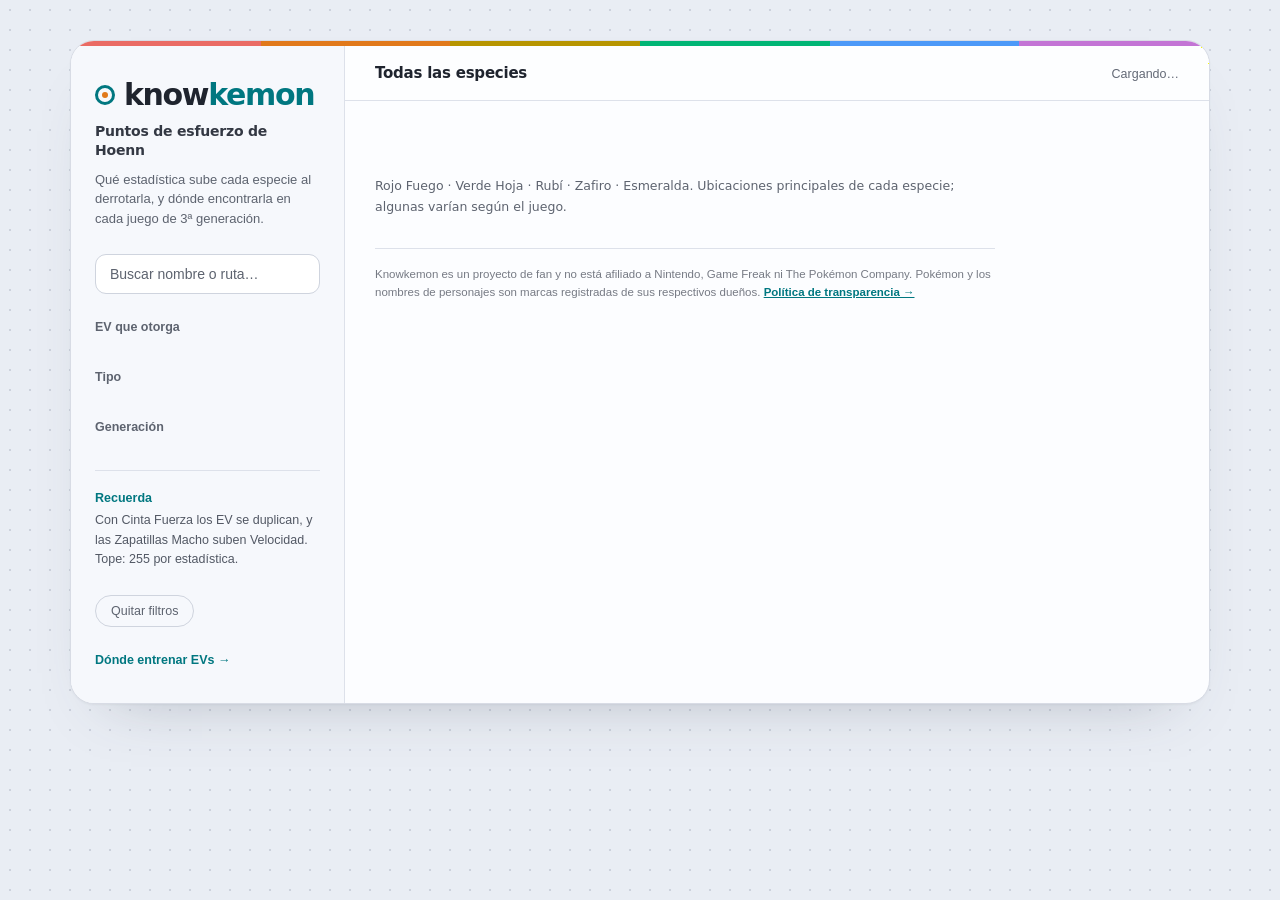
<file: index.html>
<!DOCTYPE html>
<html lang="es">
<head>
<meta charset="utf-8">
<meta http-equiv="refresh" content="0; url=calculadora-entrenamiento-evs.html">
<link rel="canonical" href="calculadora-entrenamiento-evs.html">
<title>Knowkemon</title>
</head>
<body>
<p>Redirigiendo a <a href="calculadora-entrenamiento-evs.html">la calculadora de entrenamiento de EVs</a>…</p>
</body>
</html>
</file>
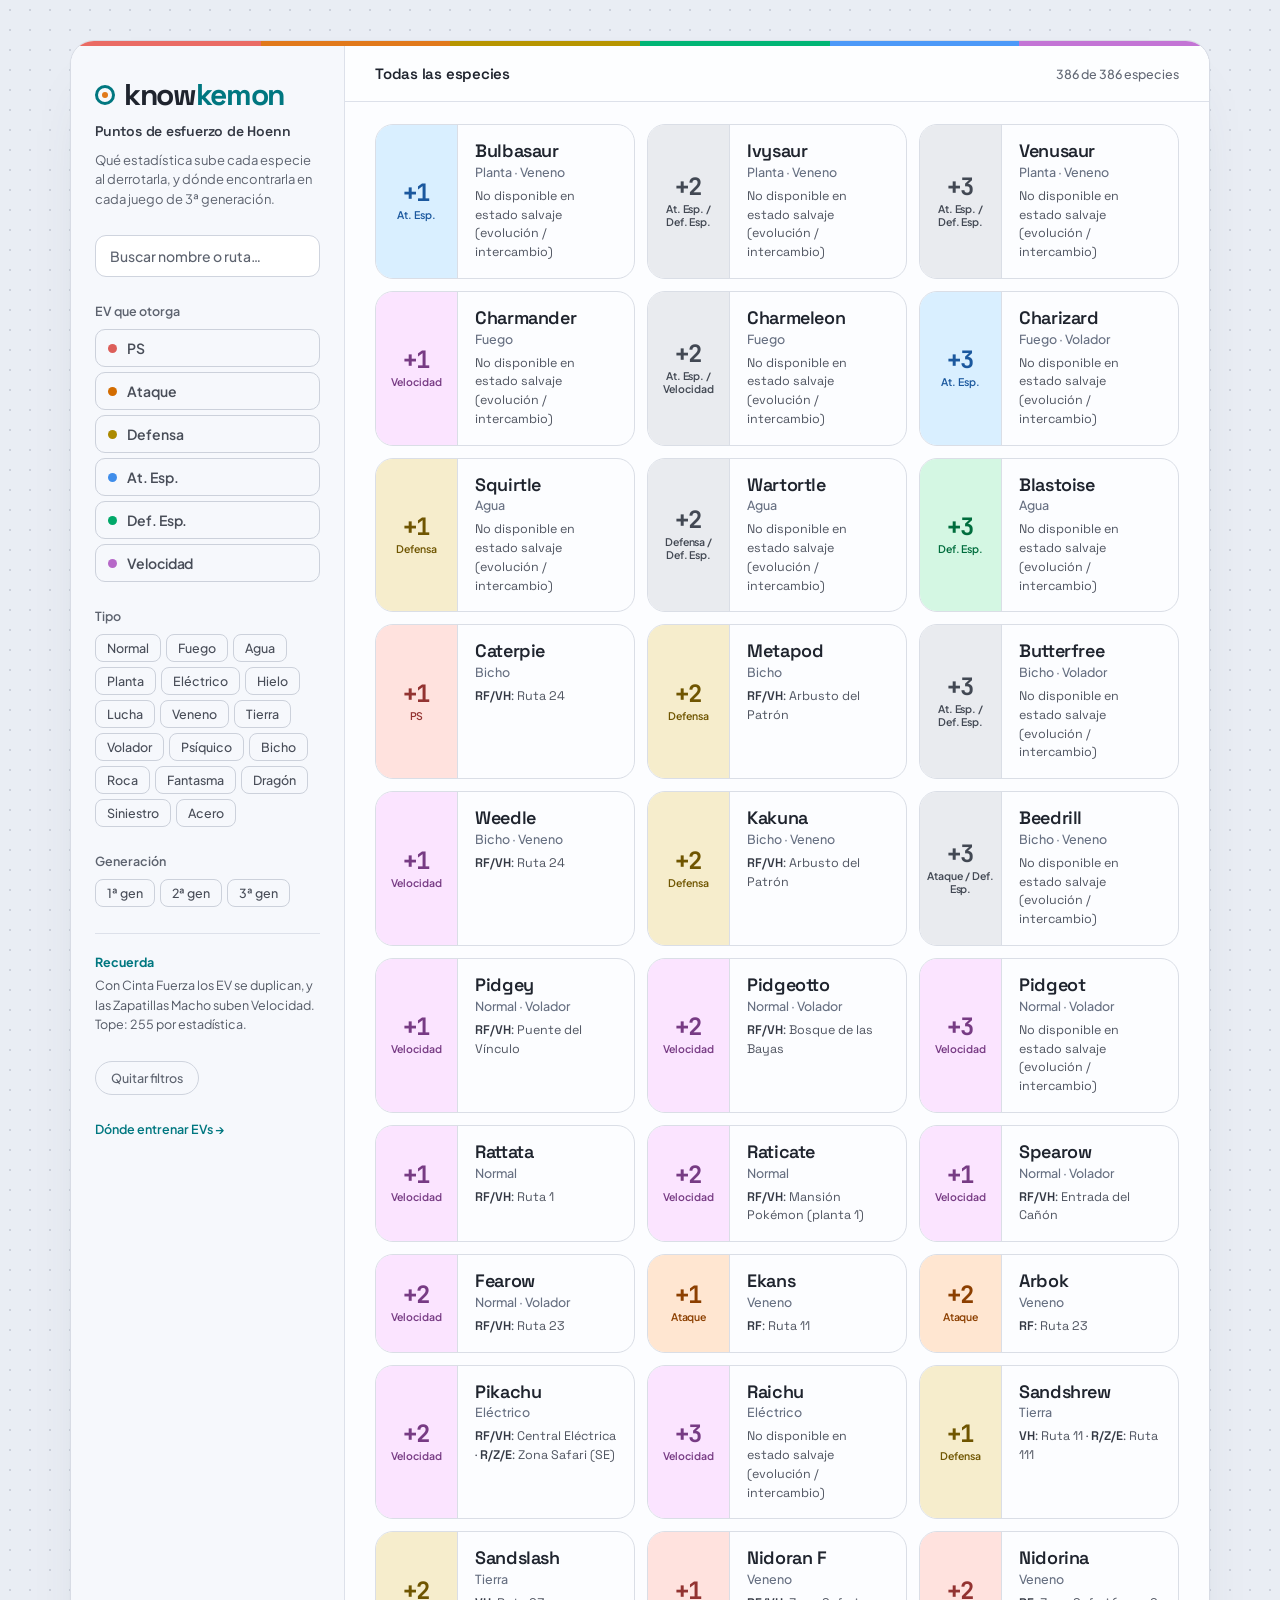
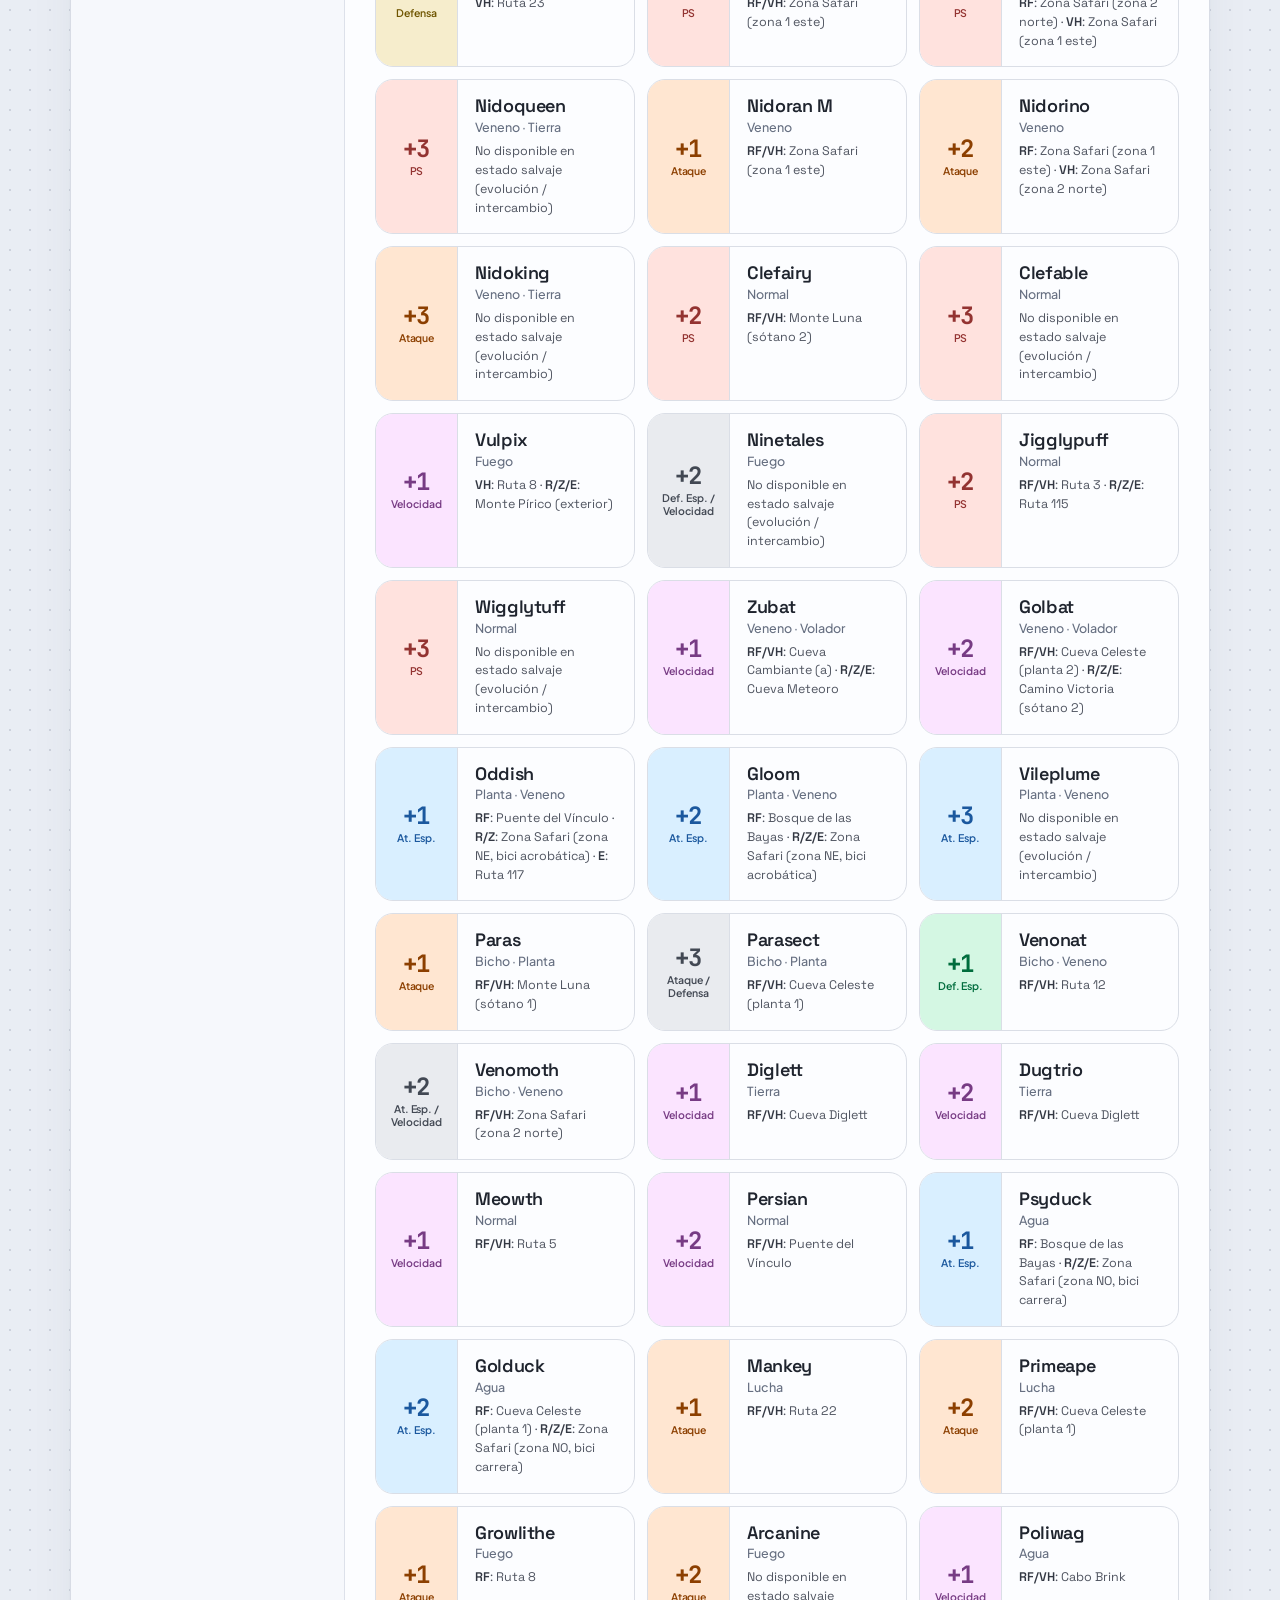
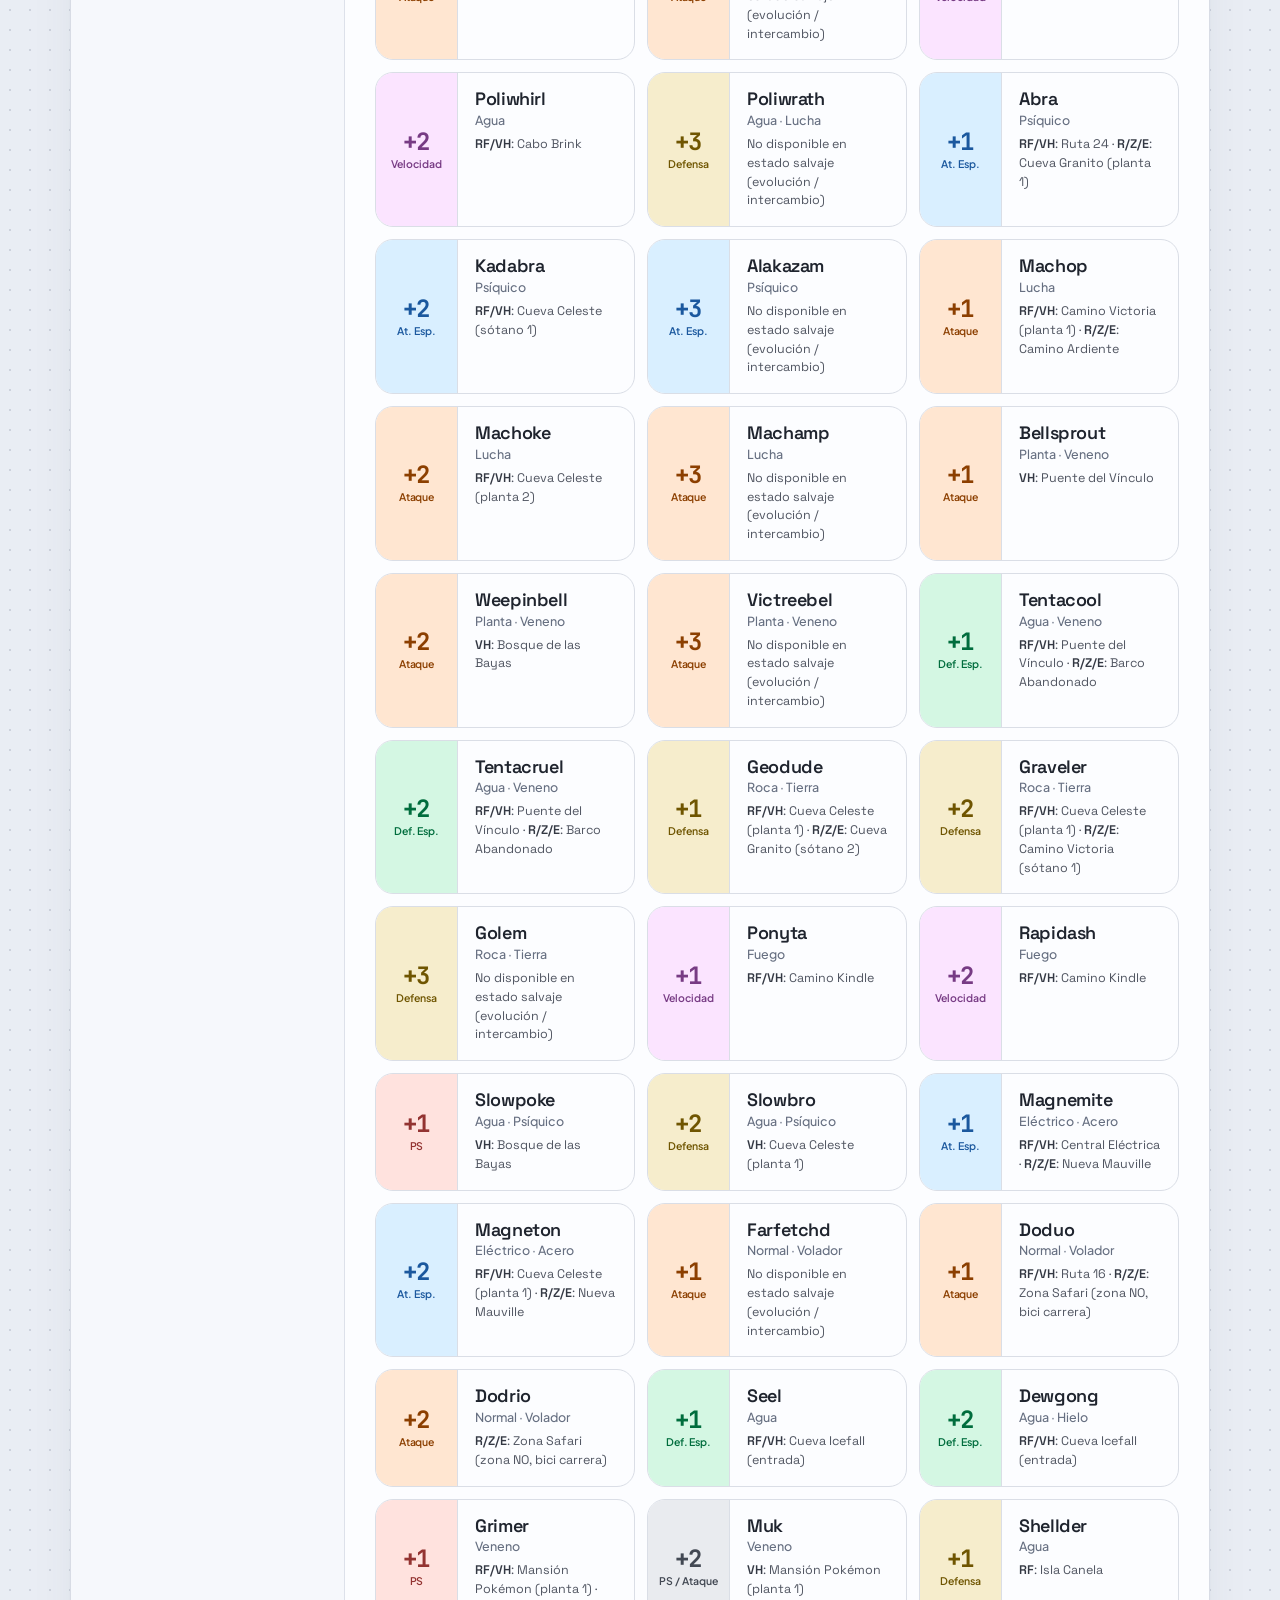
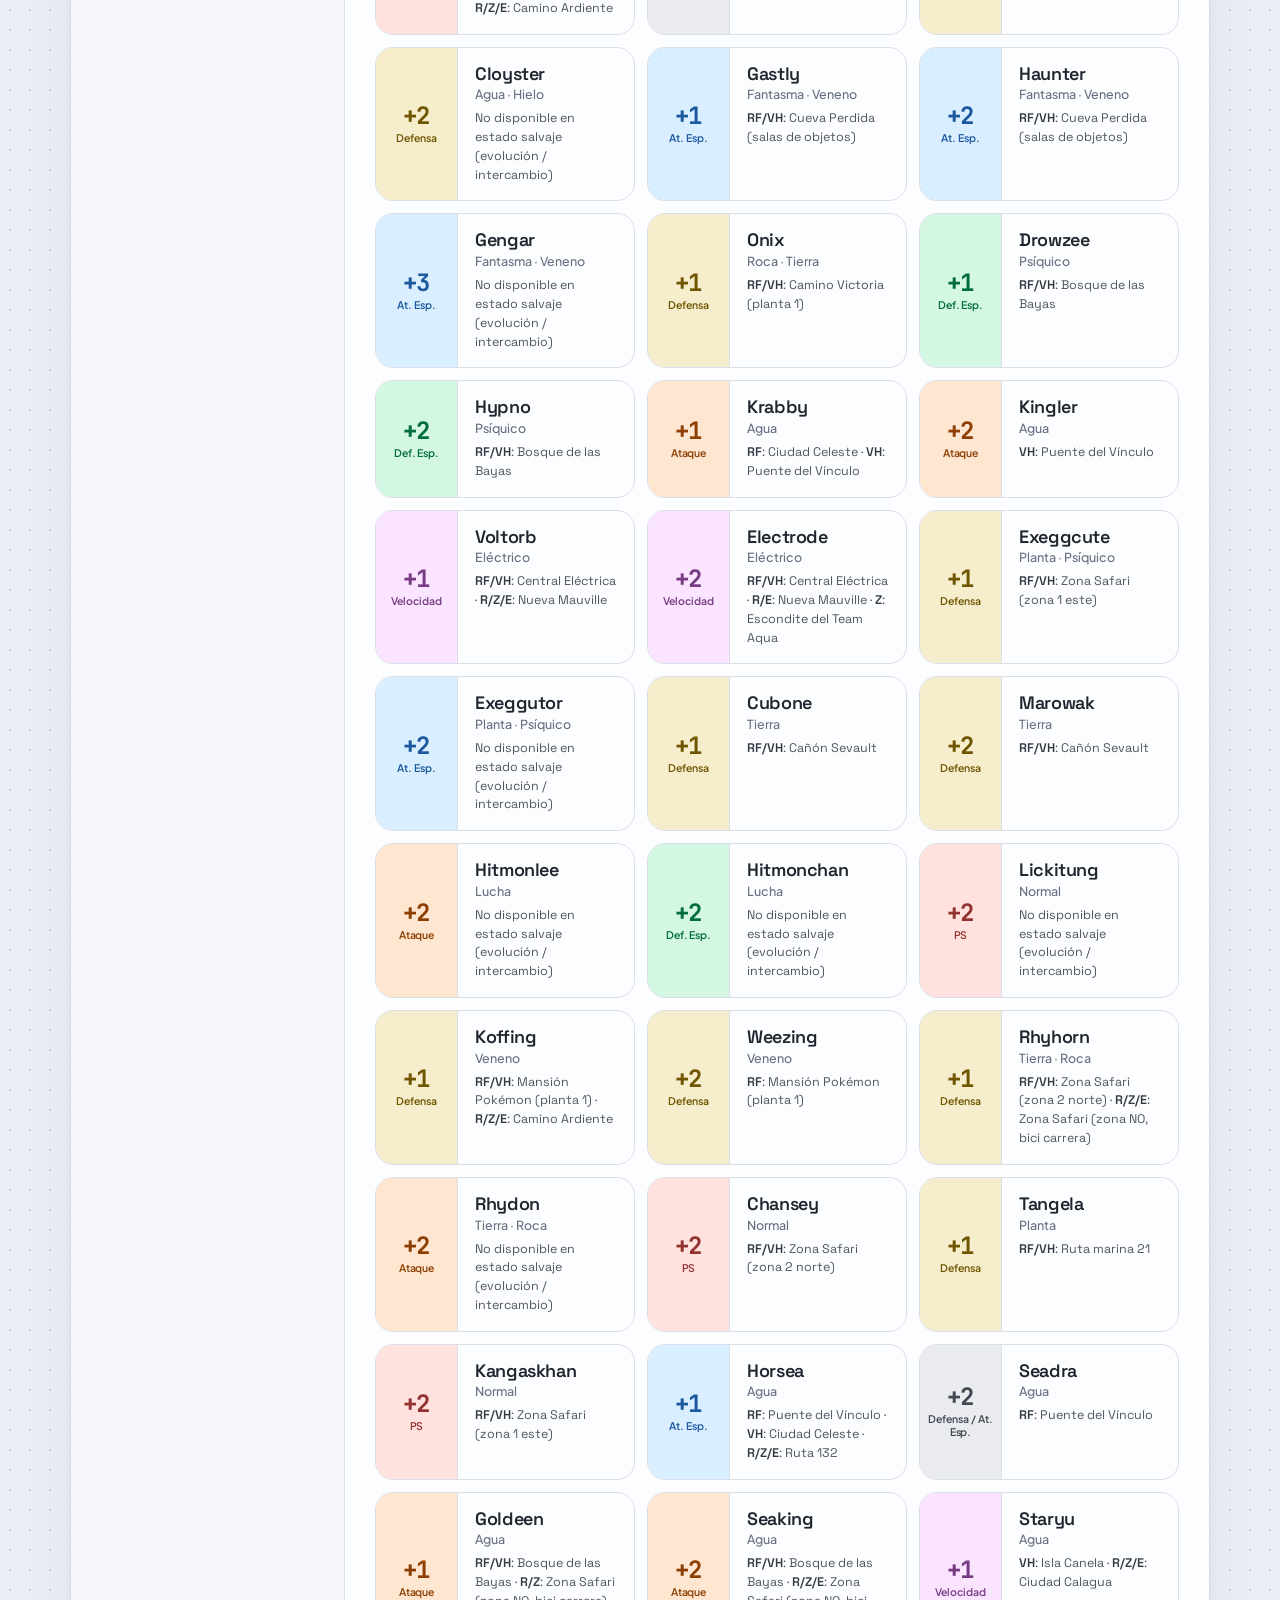
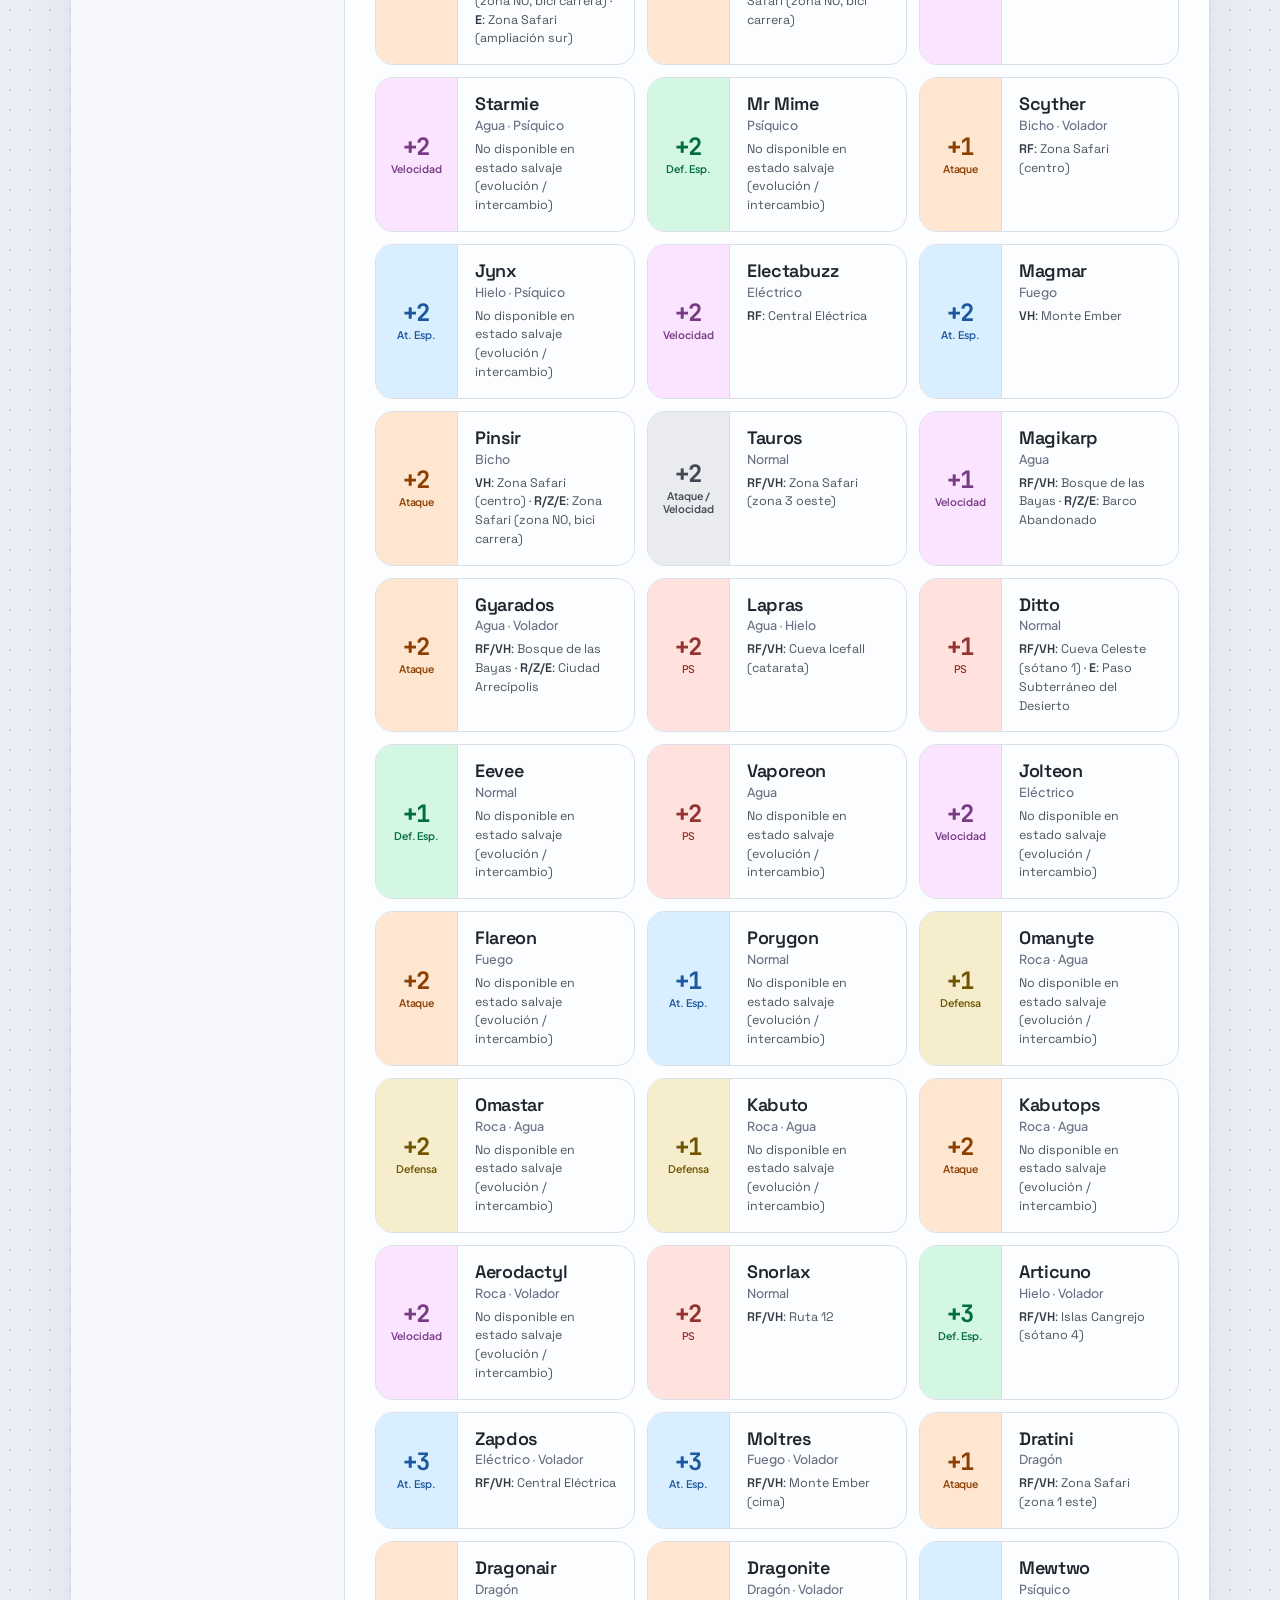
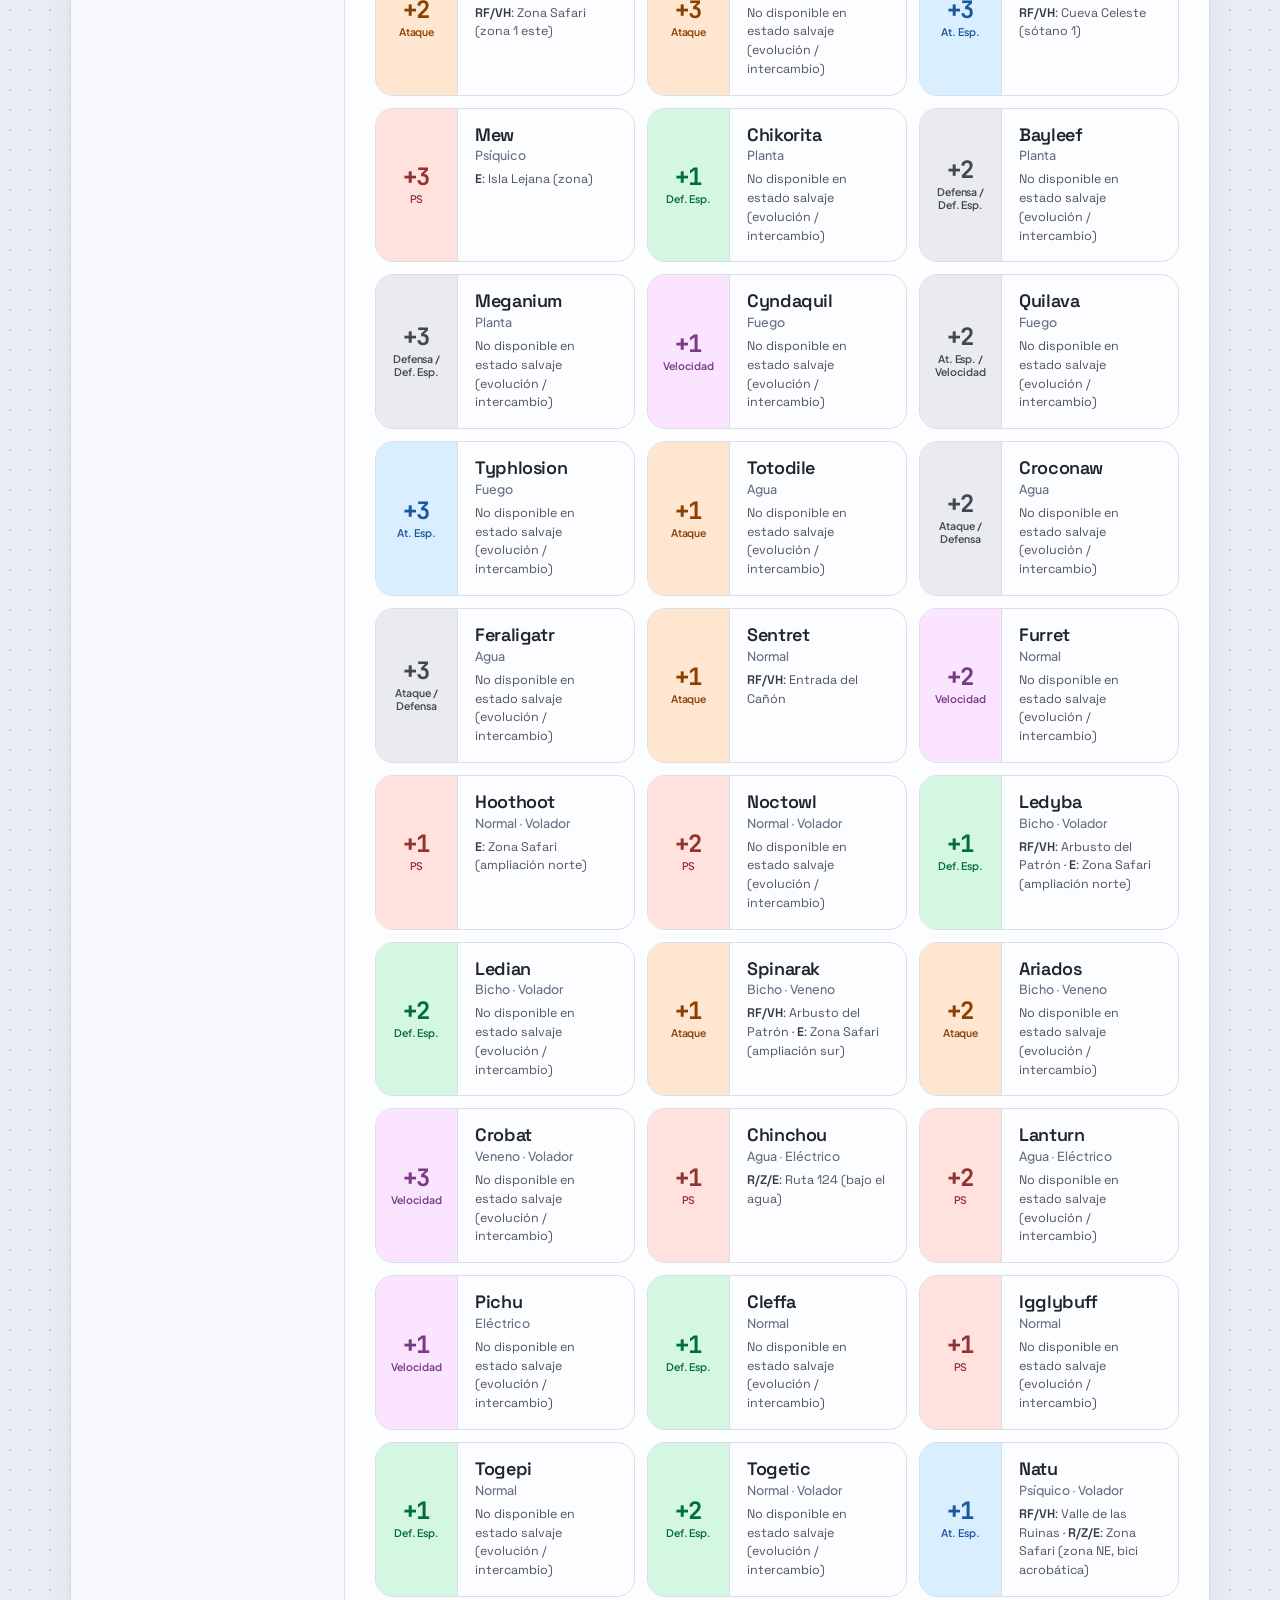
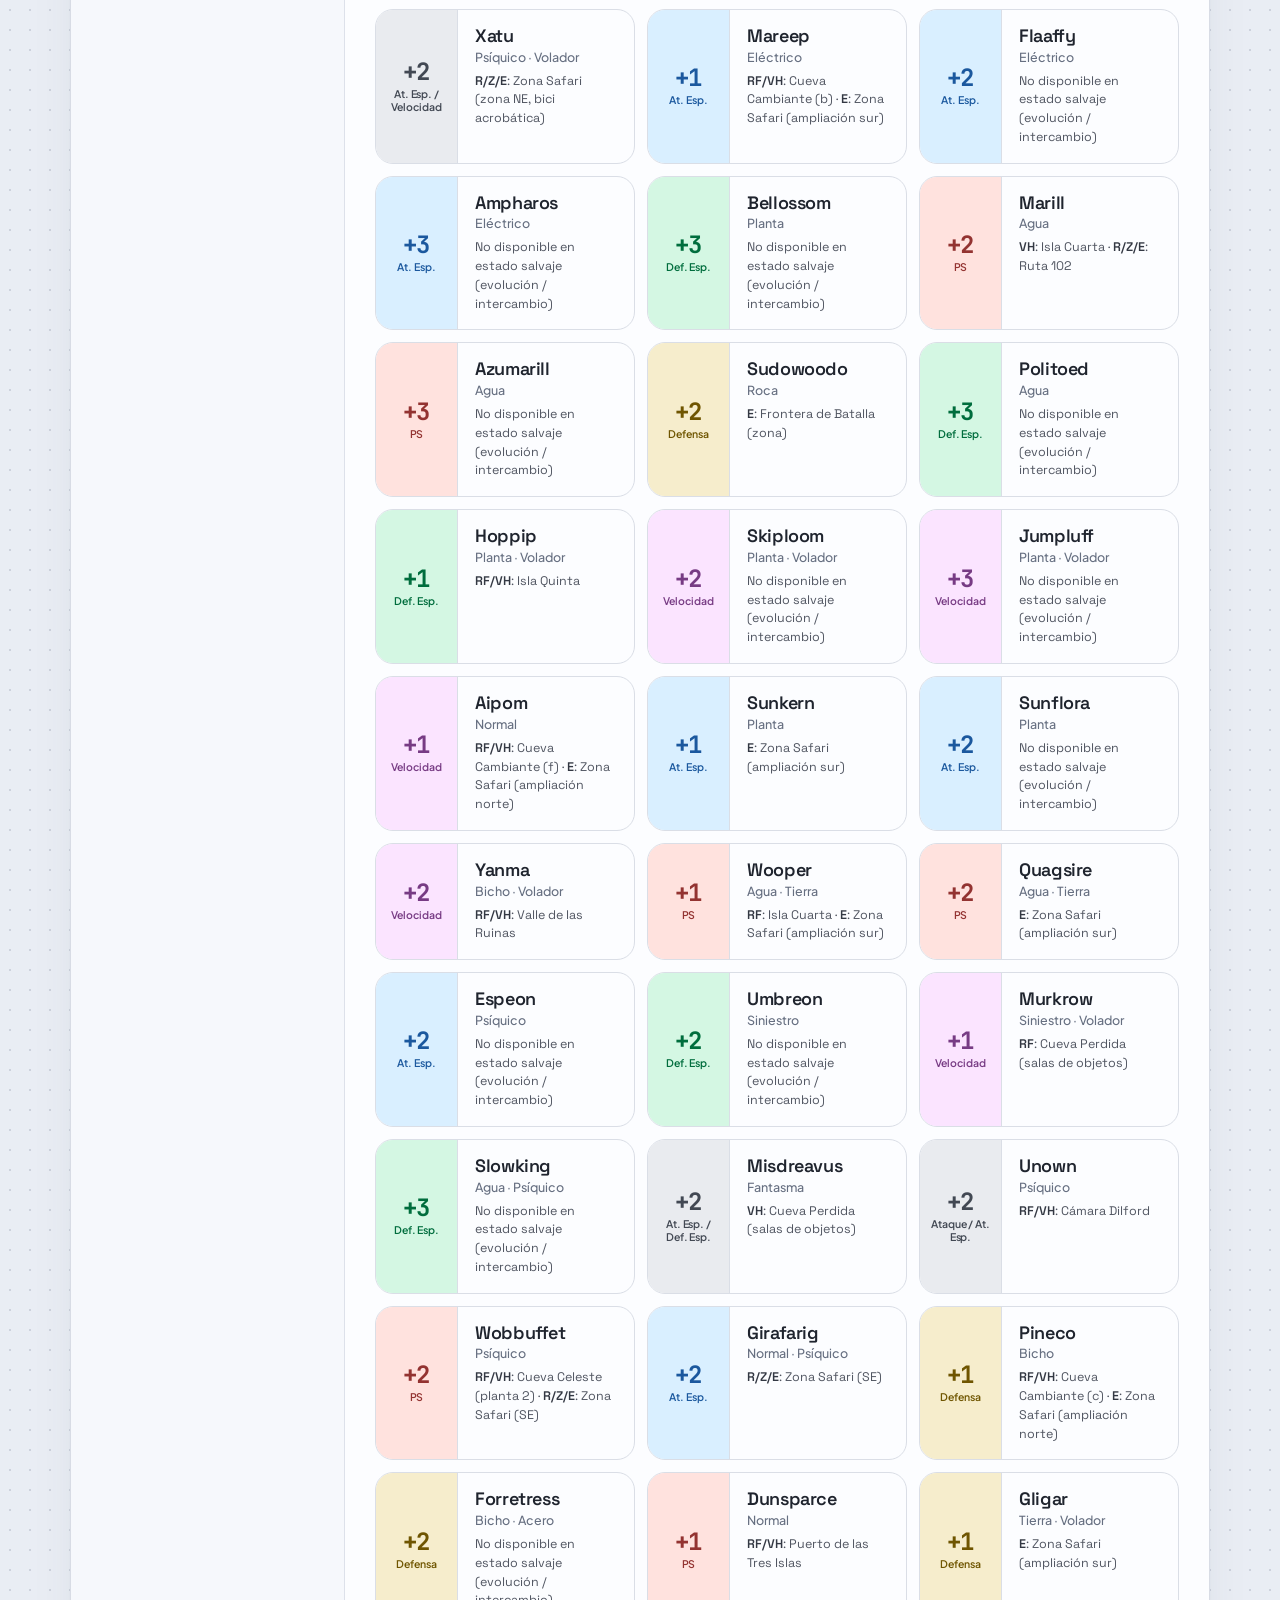
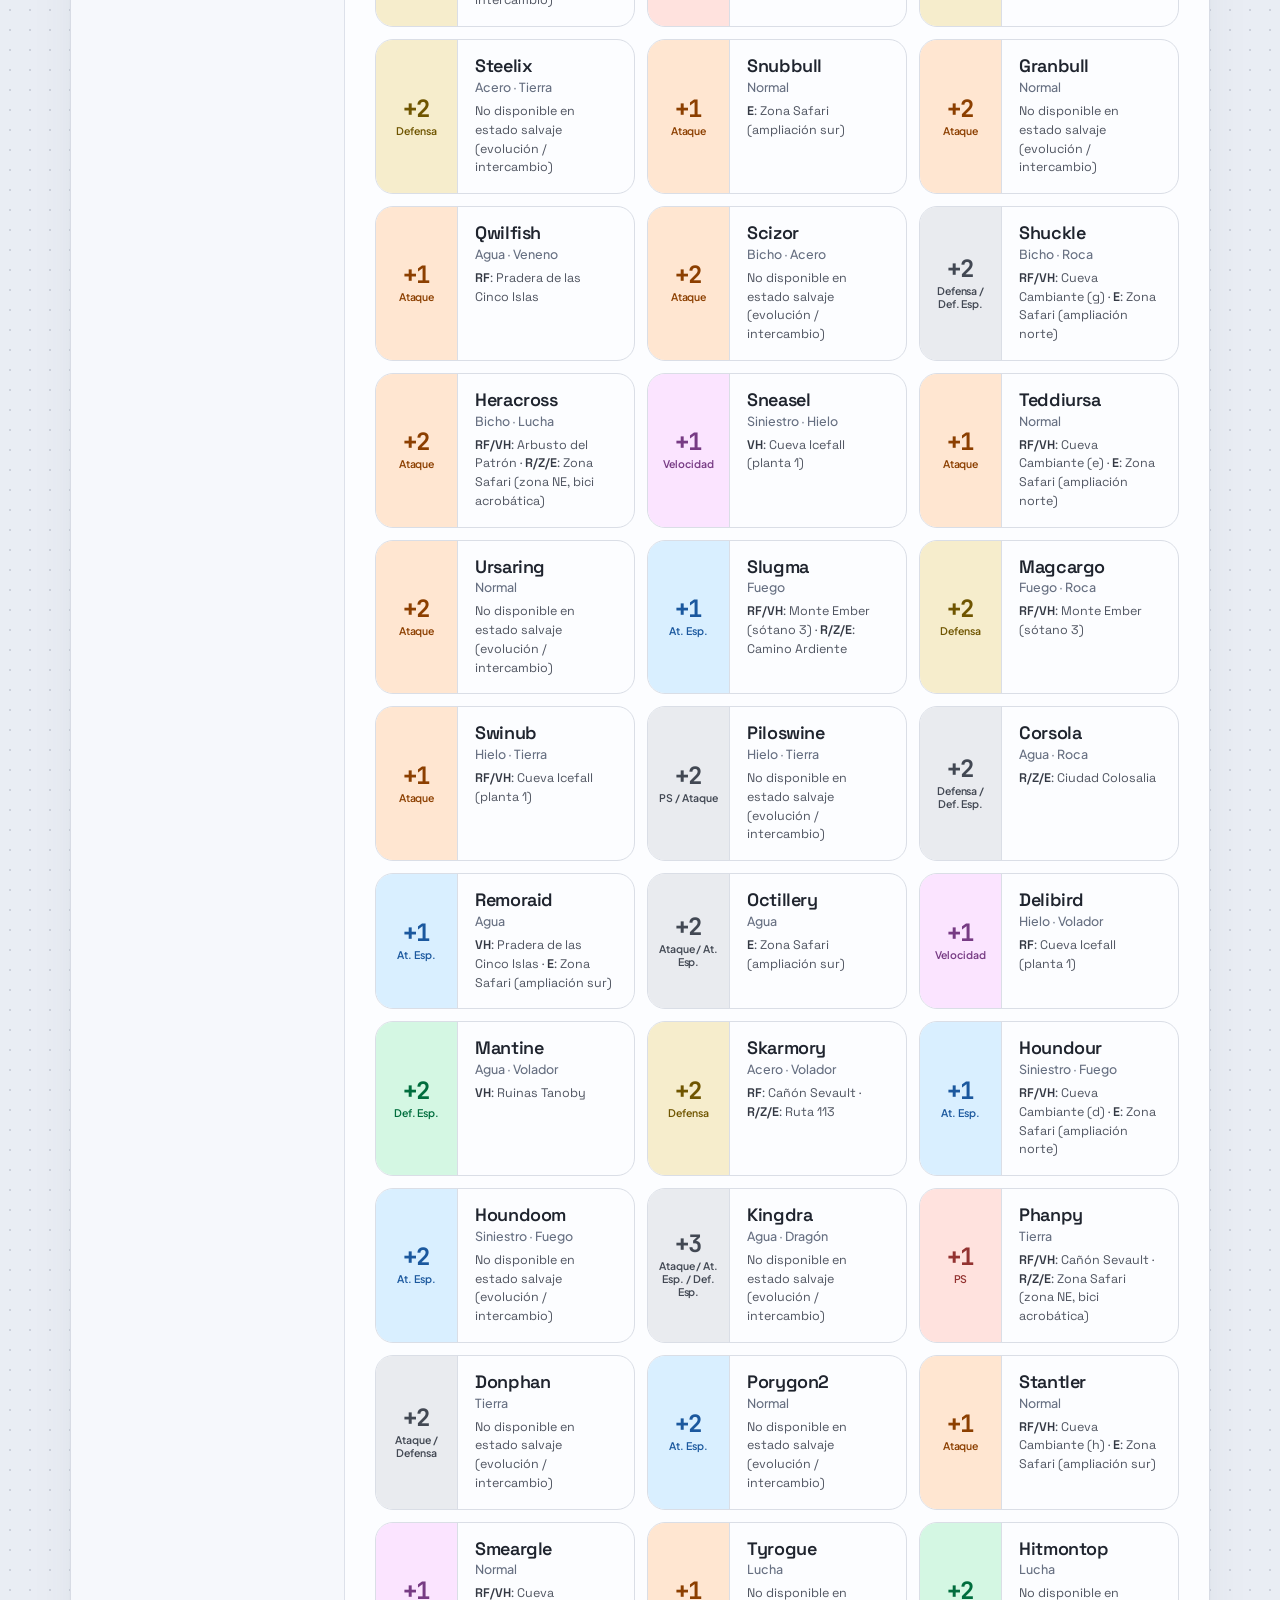
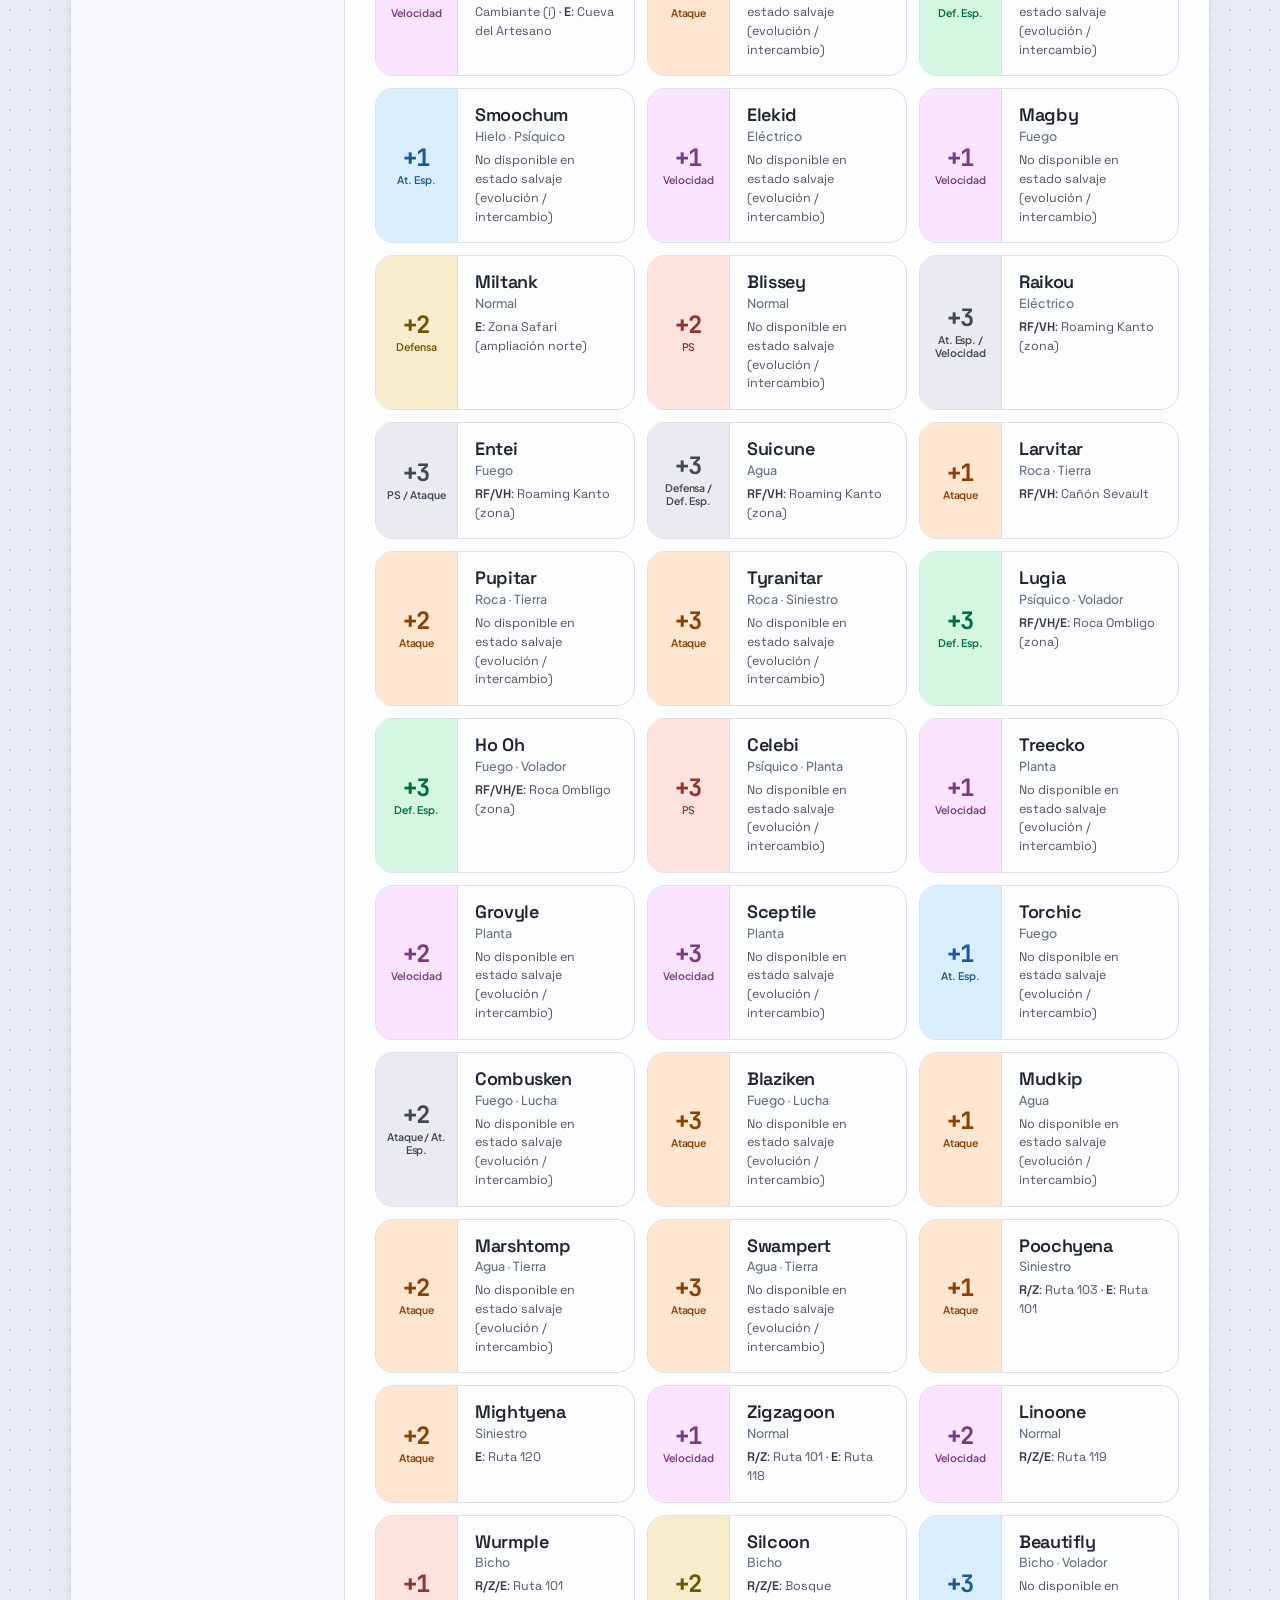
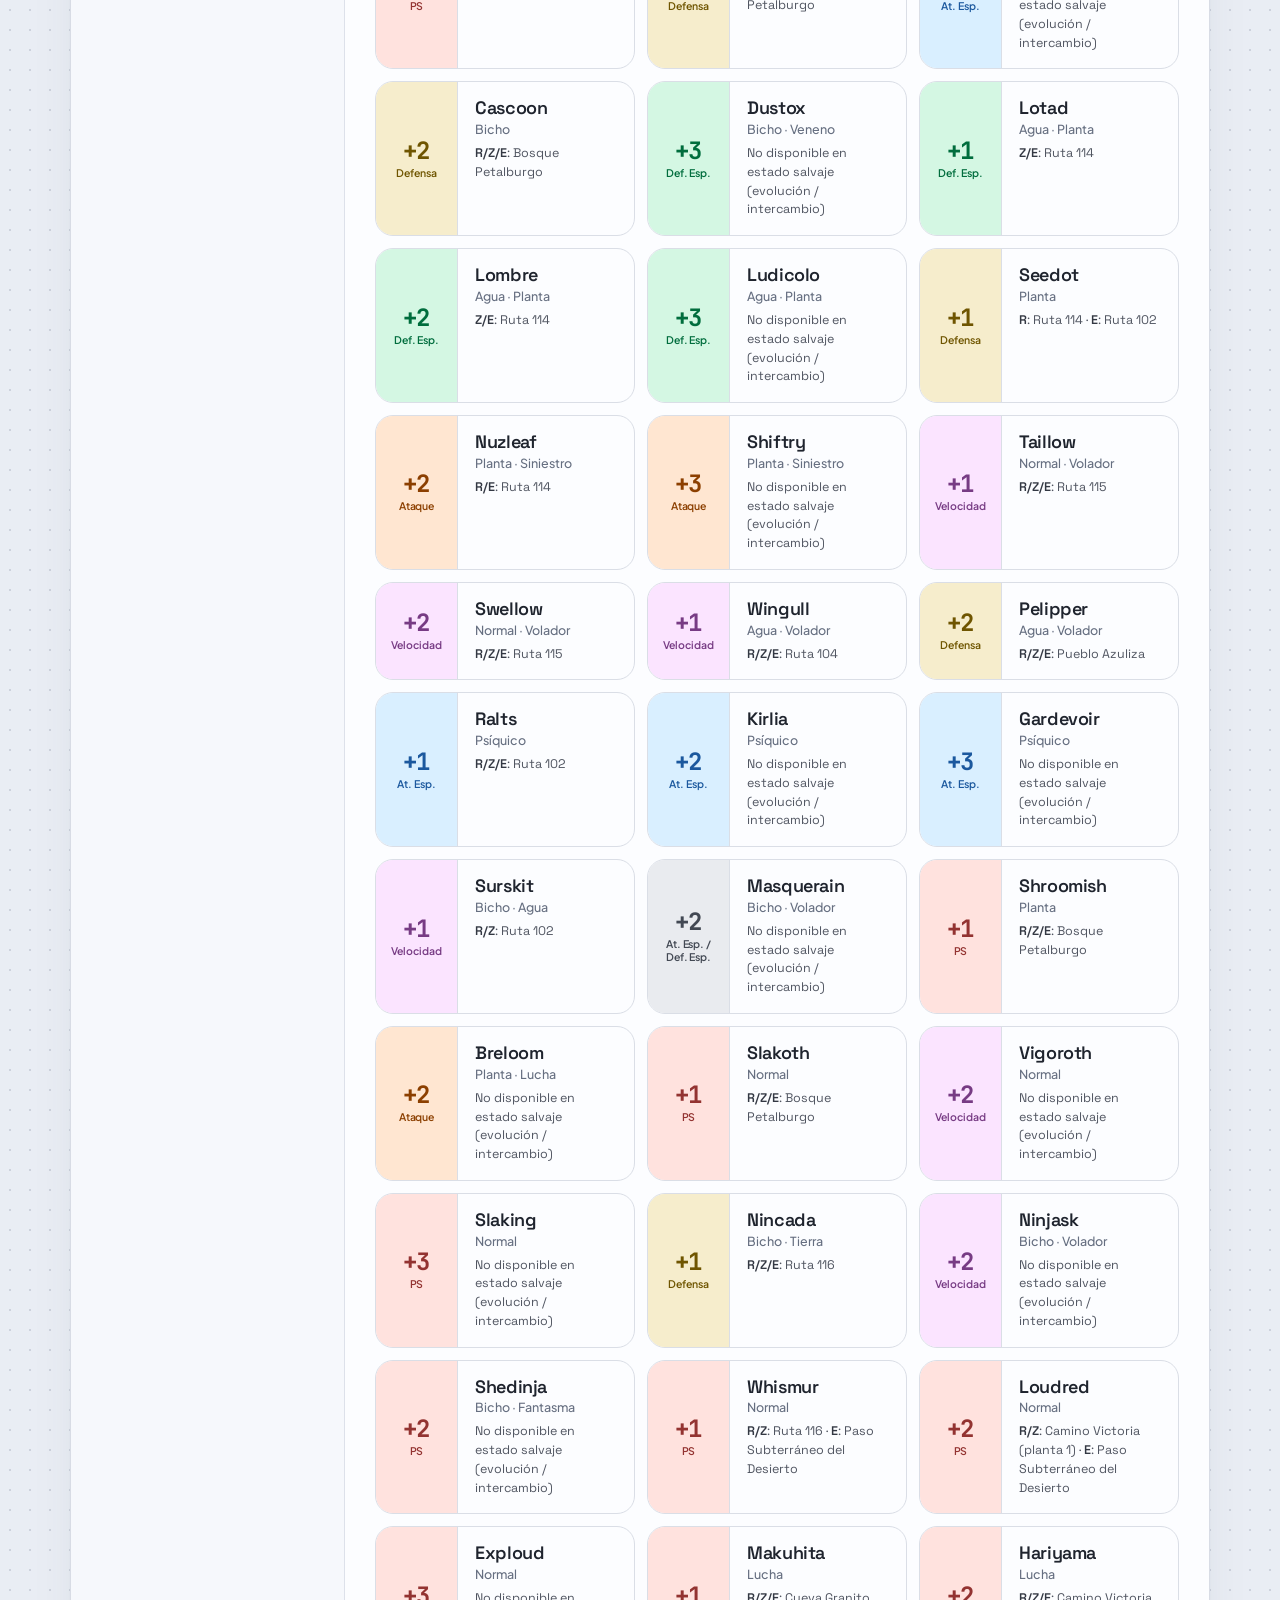
<file: calculadora-entrenamiento-evs.html>
<!DOCTYPE html>
<html lang="es">
<head>
<meta charset="utf-8">
<meta name="viewport" content="width=device-width, initial-scale=1">
<title>Knowkemon — Puntos de esfuerzo de Hoenn</title>
<link rel="preconnect" href="https://fonts.googleapis.com">
<link rel="preconnect" href="https://fonts.gstatic.com" crossorigin>
<link href="https://fonts.googleapis.com/css2?family=Space+Grotesk:wght@400;500;600;700&family=Plus+Jakarta+Sans:wght@400;500;600;700&family=JetBrains+Mono:wght@500;700&display=swap" rel="stylesheet">
<link rel="stylesheet" href="styles.css?v=4">
</head>
<body>

<div class="page">
  <div class="card-shell">

    <div class="stripe">
      <span style="background: oklch(0.68 0.16 25)"></span>
      <span style="background: oklch(0.68 0.16 55)"></span>
      <span style="background: oklch(0.68 0.16 95)"></span>
      <span style="background: oklch(0.68 0.16 160)"></span>
      <span style="background: oklch(0.68 0.16 255)"></span>
      <span style="background: oklch(0.68 0.16 320)"></span>
    </div>

    <div class="layout">

      <aside class="sidebar">

        <div class="brand">
          <div class="brand-row">
            <span class="brand-dot"><span></span></span>
            <h1>know<span>kemon</span></h1>
          </div>
          <p class="brand-sub">Puntos de esfuerzo de Hoenn</p>
          <p class="brand-desc">Qué estadística sube cada especie al derrotarla, y dónde encontrarla en cada juego de 3ª generación.</p>
        </div>

        <input id="search-input" type="text" placeholder="Buscar nombre o ruta…" autocomplete="off">

        <div class="filter-group">
          <span class="filter-label">EV que otorga</span>
          <div id="stat-chips" class="stat-chip-list"></div>
        </div>

        <div class="filter-group">
          <span class="filter-label">Tipo</span>
          <div id="type-chips" class="type-chip-list"></div>
        </div>

        <div class="filter-group">
          <span class="filter-label">Generación</span>
          <div id="gen-chips" class="type-chip-list"></div>
        </div>

        <div class="remember">
          <span class="remember-title">Recuerda</span>
          <span class="remember-body">Con Cinta Fuerza los EV se duplican, y las Zapatillas Macho suben Velocidad. Tope: 255 por estadística.</span>
        </div>

        <button id="reset-btn" class="reset-btn">Quitar filtros</button>

      <a href="entrenamiento.html" class="train-link">Dónde entrenar EVs →</a>

      </aside>

      <main class="main">
        <div class="main-header">
          <span id="titulo" class="main-title">Todas las especies</span>
          <span id="conteo" class="main-count">Cargando…</span>
        </div>

        <div class="main-body">
          <div id="grid" class="grid"></div>

          <div id="empty-state" class="empty-state" hidden>
            <span class="empty-title">Sin resultados</span>
            <span class="empty-sub">prueba con otro nombre, tipo, ruta o juego</span>
          </div>

          <p class="footnote">Rojo Fuego · Verde Hoja · Rubí · Zafiro · Esmeralda. Ubicaciones principales de cada especie; algunas varían según el juego.</p>

          <p class="disclaimer">Knowkemon es un proyecto de fan y no está afiliado a Nintendo, Game Freak ni The Pokémon Company. Pokémon y los nombres de personajes son marcas registradas de sus respectivos dueños. <a href="transparencia.html">Política de transparencia →</a></p>
        </div>
      </main>

    </div>
  </div>
</div>

<template id="card-template">
  <div class="mon-card">
    <div class="mon-ev">
      <span class="mon-ev-num"></span>
      <span class="mon-ev-label"></span>
    </div>
    <div class="mon-info">
      <div class="mon-heading">
        <h2 class="mon-name"></h2>
        <span class="mon-types"></span>
      </div>
      <span class="mon-places"></span>
    </div>
  </div>
</template>

<script src="script-practice.js?v=5"></script>
</body>
</html>
</file>
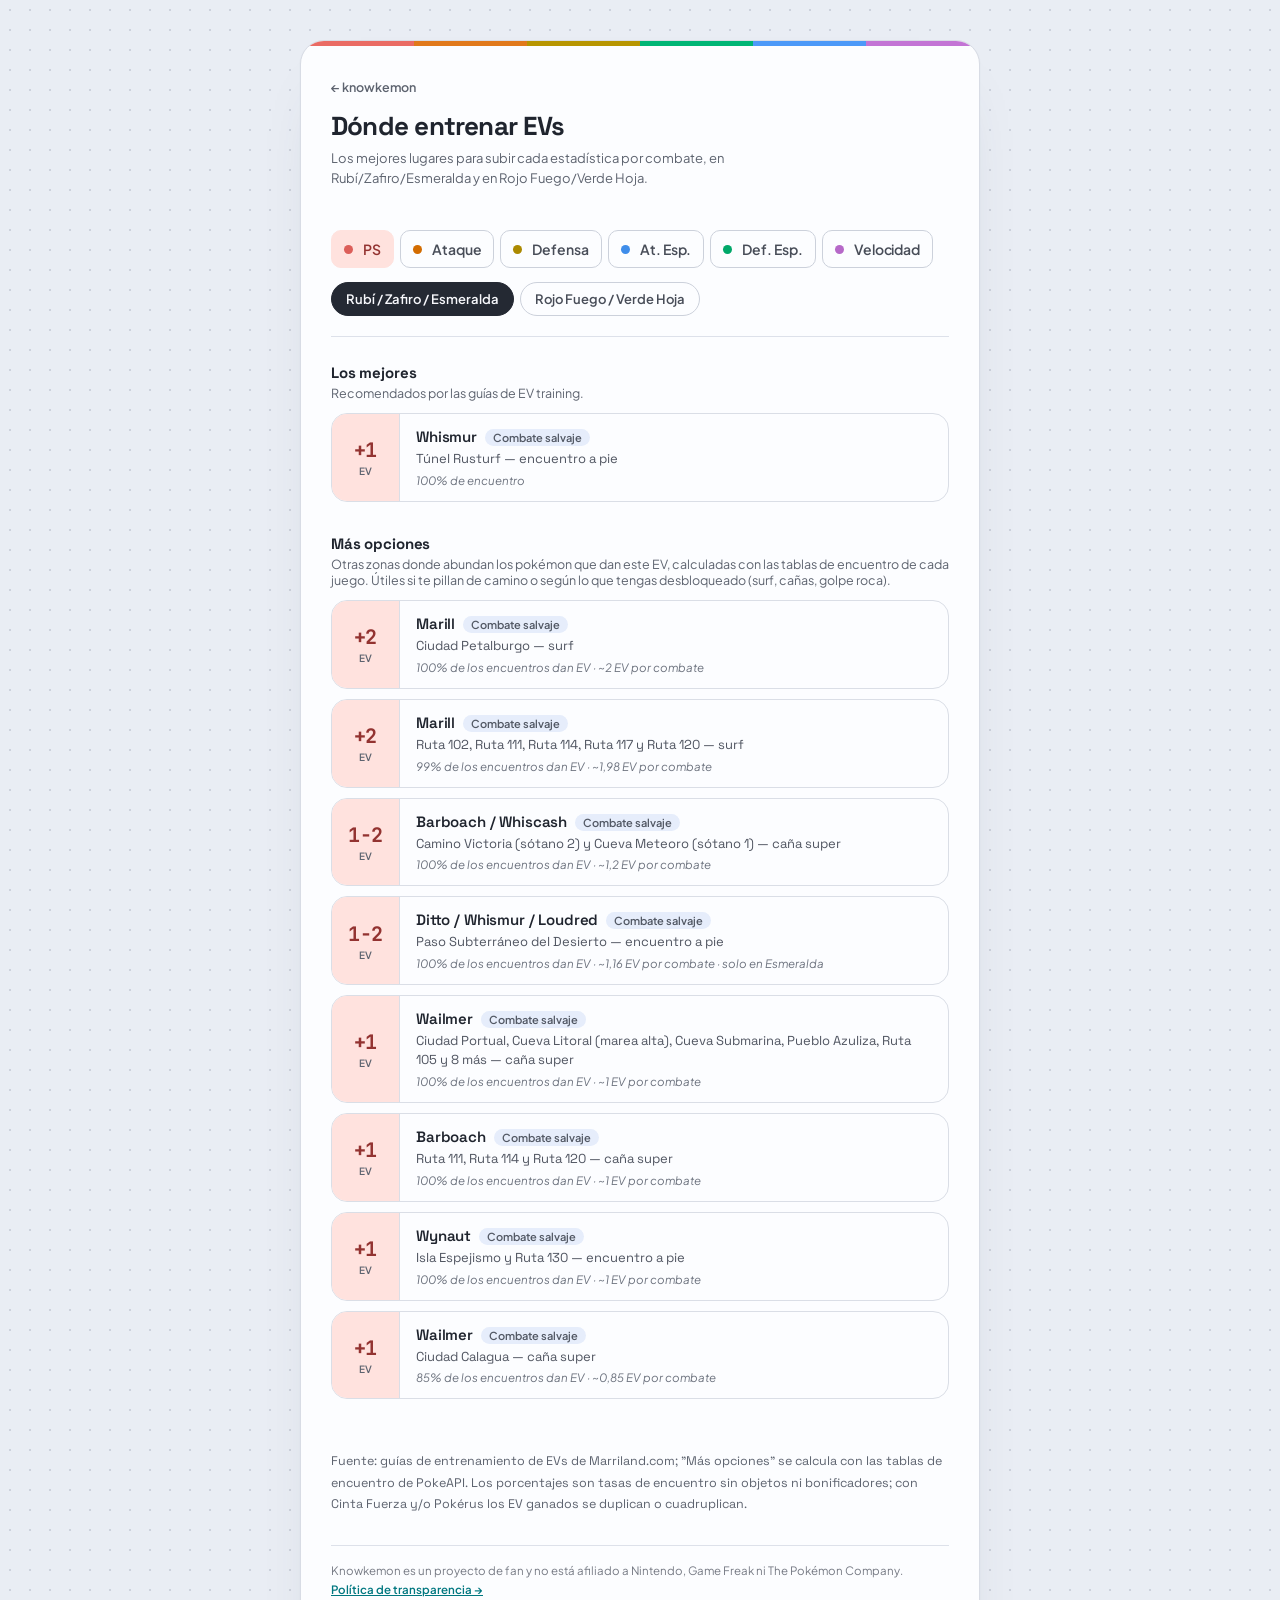
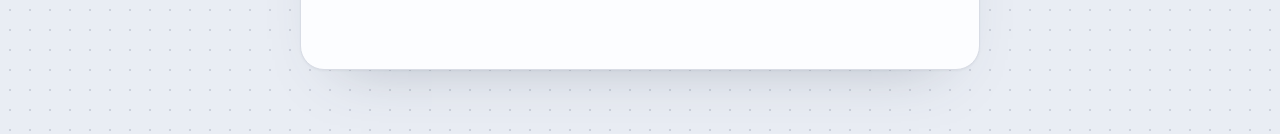
<file: entrenamiento.html>
<!DOCTYPE html>
<html lang="es">
<head>
<meta charset="utf-8">
<meta name="viewport" content="width=device-width, initial-scale=1">
<title>Knowkemon — Dónde entrenar EVs</title>
<link rel="preconnect" href="https://fonts.googleapis.com">
<link rel="preconnect" href="https://fonts.gstatic.com" crossorigin>
<link href="https://fonts.googleapis.com/css2?family=Space+Grotesk:wght@400;500;600;700&family=Plus+Jakarta+Sans:wght@400;500;600;700&family=JetBrains+Mono:wght@500;700&display=swap" rel="stylesheet">
<link rel="stylesheet" href="styles.css?v=4">
<link rel="stylesheet" href="entrenamiento.css?v=3">
</head>
<body>

<div class="page">
  <div class="mini-shell">

    <div class="stripe">
      <span style="background: oklch(0.68 0.16 25)"></span>
      <span style="background: oklch(0.68 0.16 55)"></span>
      <span style="background: oklch(0.68 0.16 95)"></span>
      <span style="background: oklch(0.68 0.16 160)"></span>
      <span style="background: oklch(0.68 0.16 255)"></span>
      <span style="background: oklch(0.68 0.16 320)"></span>
    </div>

    <div class="mini-body">

      <div class="mini-header">
        <a href="calculadora-entrenamiento-evs.html" class="back-link">← knowkemon</a>
        <h1>Dónde entrenar EVs</h1>
        <p class="mini-desc">Los mejores lugares para subir cada estadística por combate, en Rubí/Zafiro/Esmeralda y en Rojo Fuego/Verde Hoja.</p>
      </div>

      <div class="mini-controls">
        <div id="mini-stat-chips" class="stat-chip-list horizontal"></div>
        <div id="mini-game-toggle" class="game-toggle"></div>
      </div>

      <div id="mini-list" class="mini-list"></div>

      <p class="footnote">Fuente: guías de entrenamiento de EVs de Marriland.com; "Más opciones" se calcula con las tablas de encuentro de PokeAPI. Los porcentajes son tasas de encuentro sin objetos ni bonificadores; con Cinta Fuerza y/o Pokérus los EV ganados se duplican o cuadruplican.</p>

      <p class="disclaimer">Knowkemon es un proyecto de fan y no está afiliado a Nintendo, Game Freak ni The Pokémon Company. <a href="transparencia.html">Política de transparencia →</a></p>

    </div>
  </div>
</div>

<template id="spot-template">
  <div class="spot-card">
    <div class="spot-badge">
      <span class="spot-ev"></span>
      <span class="spot-ev-label">EV</span>
    </div>
    <div class="spot-info">
      <div class="spot-heading">
        <span class="spot-name"></span>
        <span class="spot-tag"></span>
      </div>
      <span class="spot-detail"></span>
      <span class="spot-note"></span>
    </div>
  </div>
</template>

<script src="entrenamiento.js?v=4"></script>
</body>
</html>
</file>
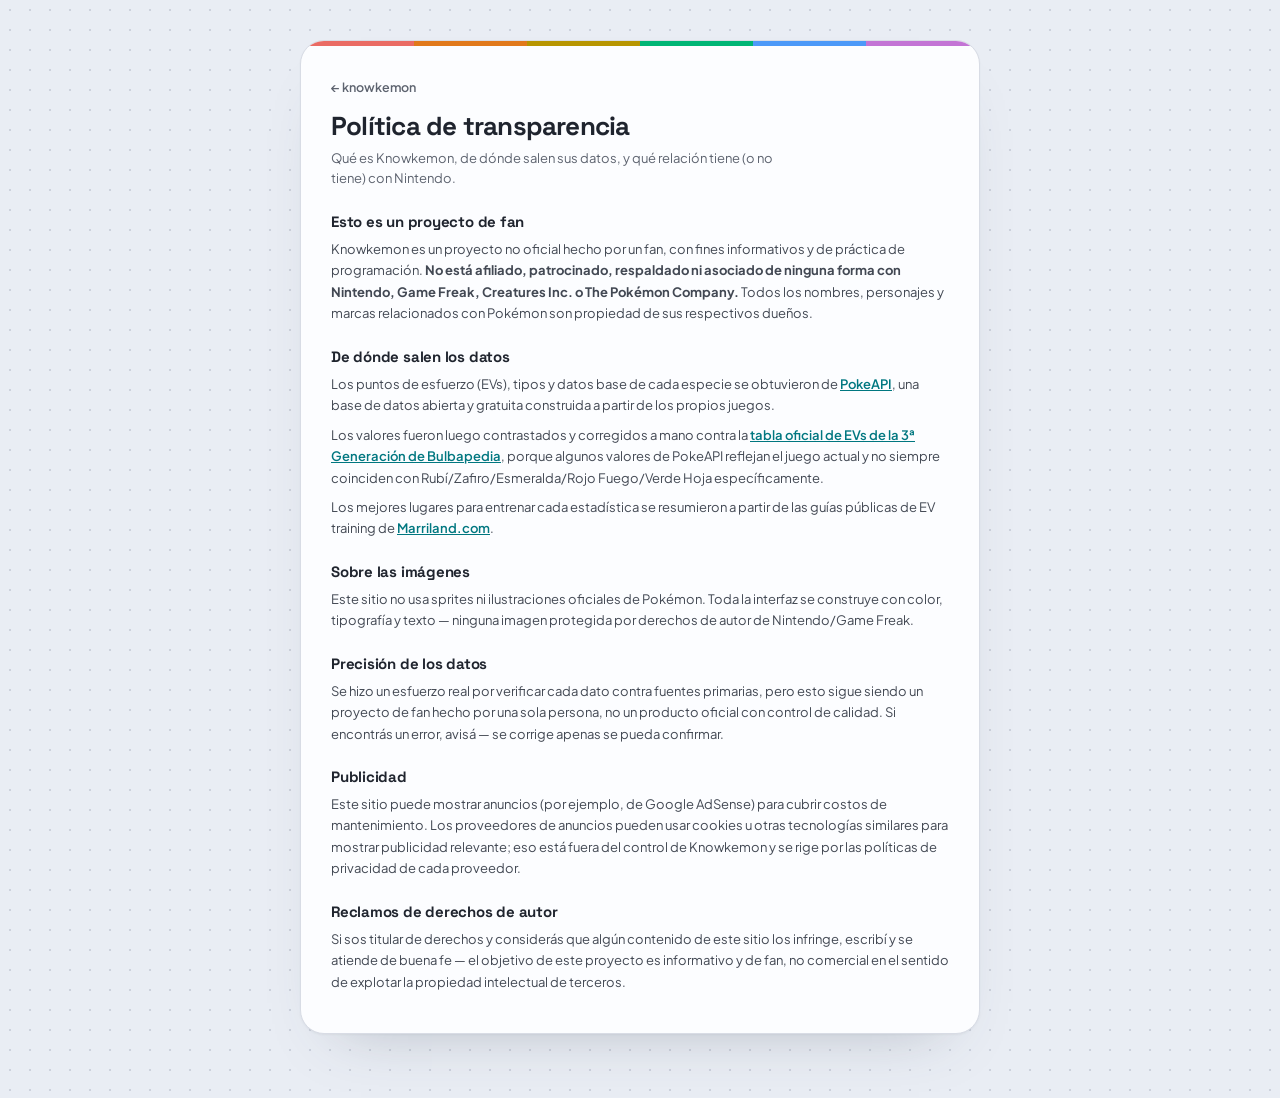
<file: transparencia.html>
<!DOCTYPE html>
<html lang="es">
<head>
<meta charset="utf-8">
<meta name="viewport" content="width=device-width, initial-scale=1">
<title>Knowkemon — Política de transparencia</title>
<link rel="preconnect" href="https://fonts.googleapis.com">
<link rel="preconnect" href="https://fonts.gstatic.com" crossorigin>
<link href="https://fonts.googleapis.com/css2?family=Space+Grotesk:wght@400;500;600;700&family=Plus+Jakarta+Sans:wght@400;500;600;700&family=JetBrains+Mono:wght@500;700&display=swap" rel="stylesheet">
<link rel="stylesheet" href="styles.css?v=4">
<link rel="stylesheet" href="entrenamiento.css?v=3">
<link rel="stylesheet" href="transparencia.css?v=2">
</head>
<body>

<div class="page">
  <div class="mini-shell">

    <div class="stripe">
      <span style="background: oklch(0.68 0.16 25)"></span>
      <span style="background: oklch(0.68 0.16 55)"></span>
      <span style="background: oklch(0.68 0.16 95)"></span>
      <span style="background: oklch(0.68 0.16 160)"></span>
      <span style="background: oklch(0.68 0.16 255)"></span>
      <span style="background: oklch(0.68 0.16 320)"></span>
    </div>

    <div class="mini-body">

      <div class="mini-header">
        <a href="calculadora-entrenamiento-evs.html" class="back-link">← knowkemon</a>
        <h1>Política de transparencia</h1>
        <p class="mini-desc">Qué es Knowkemon, de dónde salen sus datos, y qué relación tiene (o no tiene) con Nintendo.</p>
      </div>

      <div class="policy">

        <section>
          <h2>Esto es un proyecto de fan</h2>
          <p>Knowkemon es un proyecto no oficial hecho por un fan, con fines informativos y de práctica de programación. <strong>No está afiliado, patrocinado, respaldado ni asociado de ninguna forma con Nintendo, Game Freak, Creatures Inc. o The Pokémon Company.</strong> Todos los nombres, personajes y marcas relacionados con Pokémon son propiedad de sus respectivos dueños.</p>
        </section>

        <section>
          <h2>De dónde salen los datos</h2>
          <p>Los puntos de esfuerzo (EVs), tipos y datos base de cada especie se obtuvieron de <a href="https://pokeapi.co" target="_blank" rel="noopener">PokeAPI</a>, una base de datos abierta y gratuita construida a partir de los propios juegos.</p>
          <p>Los valores fueron luego contrastados y corregidos a mano contra la <a href="https://bulbapedia.bulbagarden.net/wiki/List_of_Pok%C3%A9mon_by_effort_value_yield_in_Generation_III" target="_blank" rel="noopener">tabla oficial de EVs de la 3ª Generación de Bulbapedia</a>, porque algunos valores de PokeAPI reflejan el juego actual y no siempre coinciden con Rubí/Zafiro/Esmeralda/Rojo Fuego/Verde Hoja específicamente.</p>
          <p>Los mejores lugares para entrenar cada estadística se resumieron a partir de las guías públicas de EV training de <a href="https://marriland.com/guides/ev-training/" target="_blank" rel="noopener">Marriland.com</a>.</p>
        </section>

        <section>
          <h2>Sobre las imágenes</h2>
          <p>Este sitio no usa sprites ni ilustraciones oficiales de Pokémon. Toda la interfaz se construye con color, tipografía y texto — ninguna imagen protegida por derechos de autor de Nintendo/Game Freak.</p>
        </section>

        <section>
          <h2>Precisión de los datos</h2>
          <p>Se hizo un esfuerzo real por verificar cada dato contra fuentes primarias, pero esto sigue siendo un proyecto de fan hecho por una sola persona, no un producto oficial con control de calidad. Si encontrás un error, avisá — se corrige apenas se pueda confirmar.</p>
        </section>

        <section>
          <h2>Publicidad</h2>
          <p>Este sitio puede mostrar anuncios (por ejemplo, de Google AdSense) para cubrir costos de mantenimiento. Los proveedores de anuncios pueden usar cookies u otras tecnologías similares para mostrar publicidad relevante; eso está fuera del control de Knowkemon y se rige por las políticas de privacidad de cada proveedor.</p>
        </section>

        <section>
          <h2>Reclamos de derechos de autor</h2>
          <p>Si sos titular de derechos y considerás que algún contenido de este sitio los infringe, escribí y se atiende de buena fe — el objetivo de este proyecto es informativo y de fan, no comercial en el sentido de explotar la propiedad intelectual de terceros.</p>
        </section>

      </div>

    </div>
  </div>
</div>

</body>
</html>
</file>
<file: styles.css>
* { box-sizing: border-box; }

:root {
  --ink: oklch(0.26 0.02 264);
  --ink-soft: oklch(0.34 0.02 264);
  --muted: oklch(0.5 0.02 264);
  --muted-2: oklch(0.46 0.02 264);
  --line: oklch(0.91 0.012 264);
  --line-soft: oklch(0.895 0.012 264);
  --paper: oklch(0.995 0.003 264);
  --paper-2: oklch(0.978 0.006 264);
  --bg: oklch(0.945 0.011 264);
  --accent: oklch(0.5 0.13 200);
  --accent-hover: oklch(0.4 0.13 200);
  --accent-soft: oklch(0.6 0.09 200);
}

html, body {
  margin: 0;
  background: oklch(0.975 0.005 264);
}

body {
  font-family: 'Space Grotesk', system-ui, sans-serif;
  color: var(--ink);
}

a { color: var(--accent); }
a:hover { color: var(--accent-hover); }
input { font-family: inherit; }
::placeholder { color: oklch(0.5 0.02 264); }
::selection { background: oklch(0.88 0.09 200); color: oklch(0.24 0.02 264); }

.page {
  background: var(--bg);
  background-image: radial-gradient(oklch(0.78 0.02 264 / 0.5) 1px, transparent 1px);
  background-size: 20px 20px;
  min-height: 100vh;
  padding: 40px 26px 64px;
}

.card-shell {
  max-width: 1140px;
  margin: 0 auto;
  background: var(--paper);
  border: 1px solid var(--line-soft);
  border-radius: 24px;
  box-shadow: 0 1px 2px oklch(0.4 0.03 264 / 0.05), 0 30px 60px -40px oklch(0.4 0.03 264 / 0.35);
  overflow: hidden;
}

.stripe { display: flex; height: 5px; }
.stripe span { flex: 1; }

.layout {
  display: grid;
  grid-template-columns: 274px minmax(0, 1fr);
}

/* ---------- sidebar ---------- */

.sidebar {
  border-right: 1px solid var(--line);
  background: var(--paper-2);
  padding: 34px 24px 36px;
  display: flex;
  flex-direction: column;
  gap: 26px;
}

.brand { display: flex; flex-direction: column; gap: 10px; }

.brand-row { display: flex; align-items: center; gap: 9px; }

.brand-dot {
  width: 20px; height: 20px;
  border-radius: 999px;
  border: 3px solid var(--accent);
  display: block;
  position: relative;
  flex: 0 0 20px;
}
.brand-dot span {
  position: absolute; inset: 4px;
  border-radius: 999px;
  background: oklch(0.68 0.16 55);
  display: block;
}

.brand h1 {
  margin: 0;
  font-size: 30px;
  line-height: 1;
  font-weight: 700;
  letter-spacing: -0.045em;
}
.brand h1 span { color: var(--accent); }

.brand-sub {
  margin: 2px 0 0;
  font-size: 14px;
  font-weight: 600;
  line-height: 1.35;
  letter-spacing: -0.015em;
  color: var(--ink-soft);
}

.brand-desc {
  margin: 0;
  font-family: 'Plus Jakarta Sans', sans-serif;
  font-size: 13px;
  line-height: 1.5;
  color: var(--muted);
}

#search-input {
  width: 100%;
  padding: 11px 14px;
  font-family: 'Plus Jakarta Sans', sans-serif;
  font-size: 14px;
  font-weight: 500;
  border: 1px solid oklch(0.87 0.015 264);
  border-radius: 11px;
  background: oklch(1 0 0);
  color: inherit;
  outline: none;
}
#search-input:focus { border-color: var(--accent-soft); }

.filter-group { display: flex; flex-direction: column; gap: 10px; }

.filter-label {
  font-family: 'Plus Jakarta Sans', sans-serif;
  font-size: 12.5px;
  font-weight: 600;
  color: var(--muted);
}

.stat-chip-list { display: flex; flex-direction: column; gap: 5px; }

.chip-stat {
  display: flex; align-items: center; gap: 10px;
  width: 100%;
  padding: 9px 12px;
  border-radius: 10px;
  text-align: left;
  font-family: 'Plus Jakarta Sans', sans-serif;
  font-size: 14px;
  font-weight: 600;
  letter-spacing: -0.005em;
  cursor: pointer;
  border: 1px solid oklch(0.86 0.015 264);
  background: transparent;
  color: oklch(0.42 0.02 264);
}
.chip-stat .dot { width: 9px; height: 9px; border-radius: 999px; flex: 0 0 9px; }
.chip-stat.active { border-color: transparent; }

.type-chip-list { display: flex; gap: 5px; flex-wrap: wrap; }

.chip-type {
  padding: 5px 11px;
  border-radius: 8px;
  font-family: 'Plus Jakarta Sans', sans-serif;
  font-size: 12.5px;
  font-weight: 500;
  cursor: pointer;
  border: 1px solid oklch(0.86 0.015 264);
  background: transparent;
  color: oklch(0.42 0.02 264);
}
.chip-type.active {
  background: oklch(0.28 0.02 264);
  color: oklch(0.98 0.005 264);
  border-color: oklch(0.28 0.02 264);
}

.remember {
  border-top: 1px solid var(--line);
  padding-top: 20px;
  display: flex;
  flex-direction: column;
  gap: 6px;
}
.remember-title {
  font-family: 'Plus Jakarta Sans', sans-serif;
  font-size: 12.5px;
  font-weight: 700;
  color: var(--accent);
}
.remember-body {
  font-family: 'Plus Jakarta Sans', sans-serif;
  font-size: 12.5px;
  line-height: 1.55;
  color: var(--muted-2);
}

.reset-btn {
  align-self: flex-start;
  padding: 8px 15px;
  font-family: 'Plus Jakarta Sans', sans-serif;
  font-size: 12.5px;
  font-weight: 500;
  border: 1px solid oklch(0.87 0.015 264);
  border-radius: 999px;
  background: transparent;
  color: var(--muted);
  cursor: pointer;
}
.reset-btn:hover { background: oklch(0.93 0.01 264); color: var(--ink); }

.train-link {
  font-family: 'Plus Jakarta Sans', sans-serif;
  font-size: 12.5px;
  font-weight: 600;
  color: var(--accent);
  text-decoration: none;
}
.train-link:hover { color: var(--accent-hover); }

/* ---------- main ---------- */

.main { padding: 0 0 40px; }

.main-header {
  position: sticky;
  top: 0;
  z-index: 5;
  background: oklch(0.995 0.003 264 / 0.93);
  backdrop-filter: blur(12px);
  border-bottom: 1px solid var(--line);
  padding: 18px 30px;
  display: flex;
  align-items: baseline;
  justify-content: space-between;
  gap: 16px;
}
.main-title { font-size: 15px; font-weight: 600; letter-spacing: -0.015em; }
.main-count {
  font-family: 'Plus Jakarta Sans', sans-serif;
  font-size: 12.5px;
  font-weight: 500;
  color: oklch(0.52 0.02 264);
  white-space: nowrap;
}

.main-body { padding: 22px 30px 0; }

.grid {
  display: grid;
  grid-template-columns: repeat(auto-fill, minmax(258px, 1fr));
  gap: 12px;
}

.mon-card {
  position: relative;
  overflow: hidden;
  background: var(--paper);
  border: 1px solid oklch(0.90 0.012 264);
  border-radius: 18px;
  display: flex;
  align-items: stretch;
  transition: border-color .16s ease, transform .16s ease, background .16s ease;
}
.mon-card:hover {
  border-color: oklch(0.70 0.03 264);
  background: oklch(1 0 0);
  transform: translateY(-2px);
}

.mon-ev {
  flex: 0 0 82px;
  display: flex;
  flex-direction: column;
  align-items: center;
  justify-content: center;
  gap: 3px;
  padding: 18px 6px;
  border-right: 1px solid oklch(0.90 0.012 264);
  text-align: center;
}
.mon-ev-num {
  font-family: 'JetBrains Mono', monospace;
  font-size: 24px;
  font-weight: 700;
  line-height: 1;
  letter-spacing: -0.04em;
}
.mon-ev-label {
  font-family: 'Plus Jakarta Sans', sans-serif;
  font-size: 10.5px;
  font-weight: 600;
  letter-spacing: -0.005em;
}

.mon-info {
  flex: 1;
  min-width: 0;
  display: flex;
  flex-direction: column;
  gap: 7px;
  padding: 16px 18px 16px 17px;
}
.mon-heading { display: flex; flex-direction: column; gap: 3px; }
.mon-name {
  margin: 0;
  font-size: 18px;
  font-weight: 600;
  letter-spacing: -0.02em;
  line-height: 1.1;
  text-transform: capitalize;
}
.mon-types {
  font-family: 'Plus Jakarta Sans', sans-serif;
  font-size: 12.5px;
  font-weight: 500;
  color: oklch(0.54 0.03 264);
}
.mon-places {
  font-size: 12.5px;
  line-height: 1.5;
  color: oklch(0.45 0.02 264);
}
.mon-places b {
  font-weight: 600;
  color: var(--ink-soft);
}

.empty-state {
  padding: 90px 0;
  text-align: center;
  display: flex;
  flex-direction: column;
  gap: 8px;
}
.empty-state[hidden] { display: none; }
.empty-title { font-size: 19px; font-weight: 600; letter-spacing: -0.02em; }
.empty-sub { font-size: 14px; color: var(--muted); }

.footnote {
  max-width: 620px;
  margin: 52px 0 0;
  font-size: 12.5px;
  line-height: 1.7;
  color: var(--muted);
  padding-bottom: 30px;
}

.disclaimer {
  max-width: 620px;
  margin: 0 0 30px;
  font-family: 'Plus Jakarta Sans', sans-serif;
  font-size: 11.5px;
  line-height: 1.6;
  color: oklch(0.58 0.015 264);
  border-top: 1px solid var(--line);
  padding-top: 16px;
}
.disclaimer a {
  font-weight: 600;
  white-space: nowrap;
}

/* ---------- responsive ---------- */

@media (max-width: 760px) {
  .page { padding: 0; }
  .card-shell { border-radius: 0; }
  .layout { grid-template-columns: minmax(0, 1fr); }
  .sidebar { border-right: none; border-bottom: 1px solid var(--line); }
  .main-header, .main-body { padding-left: 18px; padding-right: 18px; }

  /* Lateral compacto para que las tarjetas salgan antes */
  .sidebar {
    padding: 20px 18px 16px;
    gap: 14px;
    flex-direction: row;
    flex-wrap: wrap;
    align-items: center;
  }
  .sidebar > * { flex: 1 1 100%; min-width: 0; }
  .brand { gap: 6px; }
  .brand h1 { font-size: 24px; }
  .brand-desc, .remember { display: none; }
  .filter-group { gap: 7px; }

  .stat-chip-list { flex-direction: row; flex-wrap: wrap; }
  .stat-chip-list .chip-stat { width: auto; padding: 7px 11px; gap: 7px; }

  /* Tipos en una fila deslizable */
  .type-chip-list {
    flex-wrap: nowrap;
    overflow-x: auto;
    margin: 0 -18px;
    padding: 0 18px 2px;
    scrollbar-width: none;
  }
  .type-chip-list::-webkit-scrollbar { display: none; }
  .type-chip-list .chip-type { flex: 0 0 auto; }

  .sidebar > .reset-btn,
  .sidebar > .train-link { flex: 0 0 auto; }
  .sidebar > .train-link { margin-left: auto; }
}
</file>
<file: entrenamiento.css>
.mini-shell {
  max-width: 680px;
  margin: 0 auto;
  background: var(--paper);
  border: 1px solid var(--line-soft);
  border-radius: 24px;
  box-shadow: 0 1px 2px oklch(0.4 0.03 264 / 0.05), 0 30px 60px -40px oklch(0.4 0.03 264 / 0.35);
  overflow: hidden;
}

.mini-body { padding: 30px 30px 40px; }

.mini-header { margin-bottom: 24px; }

.back-link {
  display: inline-block;
  font-family: 'Plus Jakarta Sans', sans-serif;
  font-size: 12.5px;
  font-weight: 600;
  color: var(--muted);
  text-decoration: none;
  margin-bottom: 14px;
}
.back-link:hover { color: var(--accent); }

.mini-header h1 {
  margin: 0 0 6px;
  font-size: 26px;
  font-weight: 700;
  letter-spacing: -0.03em;
}

.mini-desc {
  margin: 0;
  font-family: 'Plus Jakarta Sans', sans-serif;
  font-size: 13px;
  line-height: 1.5;
  color: var(--muted);
  max-width: 46ch;
}

.mini-controls {
  display: flex;
  flex-direction: column;
  gap: 14px;
  padding: 18px 0 20px;
  border-bottom: 1px solid var(--line);
  margin-bottom: 20px;
}

.stat-chip-list.horizontal {
  display: flex;
  flex-direction: row;
  flex-wrap: wrap;
  gap: 6px;
}
.stat-chip-list.horizontal .chip-stat { width: auto; }

.game-toggle {
  display: flex;
  gap: 6px;
}

.chip-game {
  padding: 8px 14px;
  border-radius: 999px;
  font-family: 'Plus Jakarta Sans', sans-serif;
  font-size: 13px;
  font-weight: 600;
  cursor: pointer;
  border: 1px solid oklch(0.86 0.015 264);
  background: transparent;
  color: oklch(0.42 0.02 264);
}
.chip-game.active {
  background: oklch(0.28 0.02 264);
  color: oklch(0.98 0.005 264);
  border-color: oklch(0.28 0.02 264);
}

.mini-list {
  display: flex;
  flex-direction: column;
  gap: 10px;
}

.mini-section { margin: 6px 0 2px; }
.mini-section:not(:first-child) { margin-top: 22px; }
.mini-section h2 {
  margin: 0 0 3px;
  font-size: 15px;
  font-weight: 700;
  letter-spacing: -0.01em;
}
.mini-section p {
  margin: 0;
  font-family: 'Plus Jakarta Sans', sans-serif;
  font-size: 12.5px;
  color: var(--muted);
}

.spot-card {
  display: flex;
  align-items: stretch;
  background: var(--paper);
  border: 1px solid oklch(0.90 0.012 264);
  border-radius: 16px;
  overflow: hidden;
}

.spot-badge {
  flex: 0 0 68px;
  display: flex;
  flex-direction: column;
  align-items: center;
  justify-content: center;
  gap: 2px;
  padding: 14px 6px;
  border-right: 1px solid oklch(0.90 0.012 264);
  text-align: center;
}
.spot-ev {
  font-family: 'JetBrains Mono', monospace;
  font-size: 20px;
  font-weight: 700;
  letter-spacing: -0.03em;
}
.spot-ev-label {
  font-family: 'Plus Jakarta Sans', sans-serif;
  font-size: 10px;
  font-weight: 600;
  color: var(--muted);
}

.spot-info {
  flex: 1;
  min-width: 0;
  padding: 13px 16px;
  display: flex;
  flex-direction: column;
  gap: 4px;
}

.spot-heading {
  display: flex;
  align-items: baseline;
  gap: 8px;
  flex-wrap: wrap;
}

.spot-name {
  font-size: 15px;
  font-weight: 600;
  letter-spacing: -0.01em;
}

.spot-tag {
  font-family: 'Plus Jakarta Sans', sans-serif;
  font-size: 11px;
  font-weight: 600;
  padding: 2px 8px;
  border-radius: 999px;
  background: oklch(0.945 0.02 264);
  color: oklch(0.46 0.02 264);
}

.spot-detail {
  font-size: 13px;
  line-height: 1.45;
  color: oklch(0.45 0.02 264);
}

.spot-note {
  font-family: 'Plus Jakarta Sans', sans-serif;
  font-size: 11.5px;
  font-style: italic;
  color: oklch(0.55 0.02 264);
}
.spot-note:empty { display: none; }

@media (max-width: 560px) {
  .mini-body { padding: 22px 18px 32px; }
}
</file>
<file: transparencia.css>
.policy {
  display: flex;
  flex-direction: column;
  gap: 22px;
}

.policy section {
  display: flex;
  flex-direction: column;
  gap: 8px;
}

.policy h2 {
  margin: 0;
  font-size: 15px;
  font-weight: 700;
  letter-spacing: -0.015em;
  color: var(--ink);
}

.policy p {
  margin: 0;
  font-family: 'Plus Jakarta Sans', sans-serif;
  font-size: 13px;
  line-height: 1.65;
  color: oklch(0.4 0.02 264);
}

.policy a {
  font-weight: 600;
}
</file>
